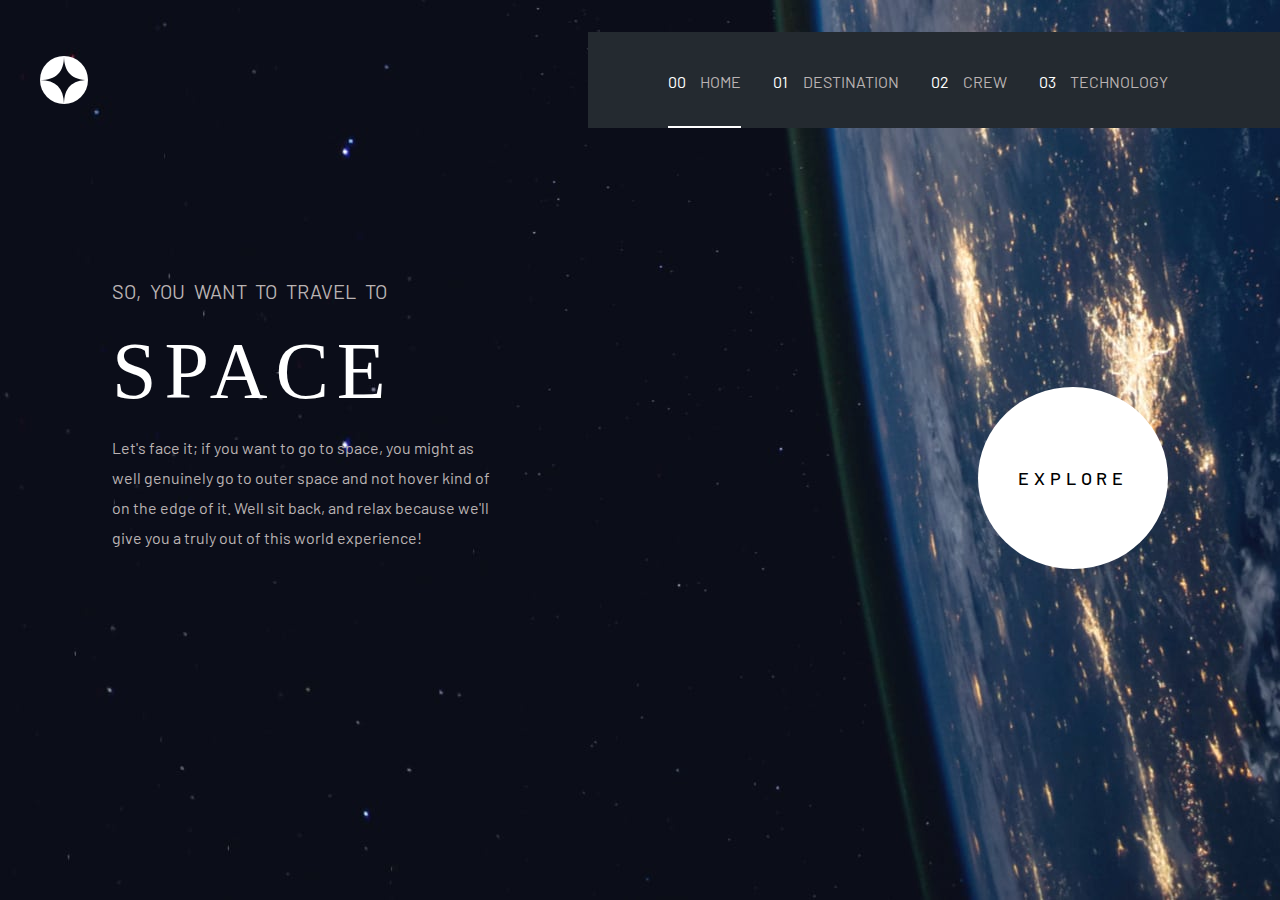
<file: index.html>
<!DOCTYPE html>
<html lang="en">
  <head>
    <meta charset="UTF-8">
    <meta name="viewport" content="width=device-width, initial-scale=1.0">
    <link rel="icon" type="image/png" sizes="32x32" href="./assets/favicon-32x32.png">  
    <title>Frontend Mentor | Space tourism website</title>
    <link rel="stylesheet" href="style.css">
  </head>
  <body class="home-body">
    <header>
      <nav>
        <img src="./assets/shared/logo.svg" alt="logo">
        <div class="menu-btn mobile">
          <img class="open" src="./assets/shared/icon-hamburger.svg" alt="open">
          <img class="close hide" src="./assets/shared/icon-close.svg" alt="close">
        </div>
        <ul class="desktop">
          <li class="home"><a href="./index.html"><span>00</span> Home</a></li>
          <li class="dest"><a href="./destination.html"><span>01</span> Destination</a></li>
          <li class="crew"><a href="./crew.html"><span>02</span> Crew</a></li>
          <li><a href="./technology.html"><span>03</span> Technology</a></li>
        </ul>
        <ul class="tablet">
          <li class="home"><a href="./index.html">Home</a></li>
          <li class="dest"><a href="./destination.html">Destination</a></li>
          <li class="crew"><a href="./crew.html">Crew</a></li>
          <li><a href="./technology.html">Technology</a></li>
        </ul>
      </nav>
    </header>
    <div class="hide mob">
      <div class="mobile-menu">
        <p><a href="./index.html">Home</a></p>
        <p><a href="./destination.html">Destination</a></p>
        <p><a href="./crew.html">Crew</a></p>
        <p><a href="./technology.html">Technology</a></p>
      </div>
    </div>
    <main>
      <div class="space-explore">
        <div class="space">
          <p class="travel grey">So, you want to travel to</p>
          <h1>Space</h1>
          <p class="grey">Let&apos;s face it; if you want to go to space, you might as well genuinely go to 
            outer space and not hover kind of on the edge of it. Well sit back, and relax 
            because we&apos;ll give you a truly out of this world experience!
          </p>
        </div>
        <div class="explore">
          Explore
        </div>
      </div>
    </main>

    <script src="data.json" type="text/javascript"></script>
    <script src="app.js"></script>
  </body>
</html>
</file>
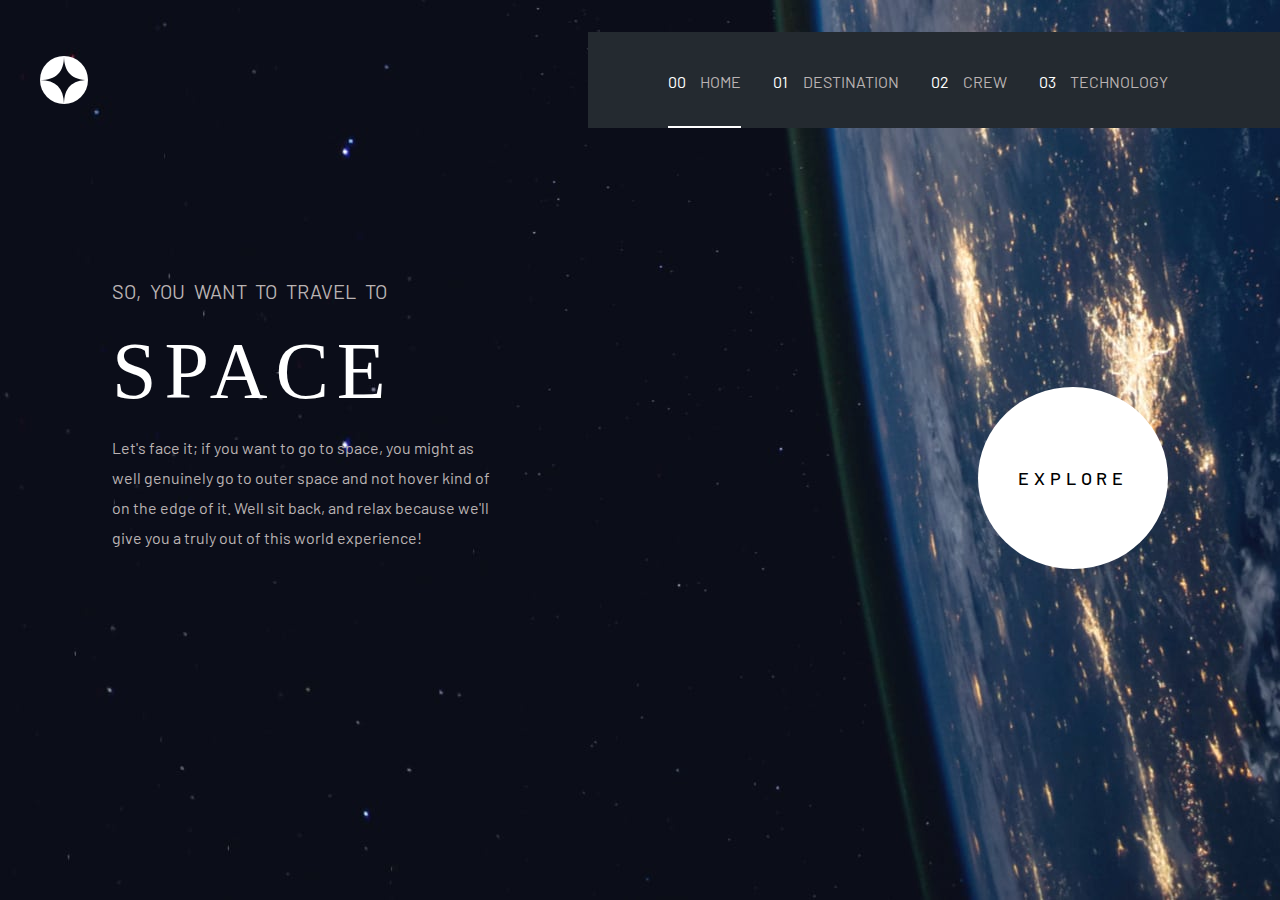
<file: starter-code/index.html>
<!DOCTYPE html>
<html lang="en">
  <head>
    <meta charset="UTF-8">
    <meta name="viewport" content="width=device-width, initial-scale=1.0">
    <link rel="icon" type="image/png" sizes="32x32" href="./assets/favicon-32x32.png">  
    <title>Frontend Mentor | Space tourism website</title>
    <link rel="stylesheet" href="style.css">
  </head>
  <body class="home-body">
    <header>
      <nav>
        <img src="./assets/shared/logo.svg" alt="logo">
        <div class="menu-btn mobile">
          <img class="open" src="./assets/shared/icon-hamburger.svg" alt="open">
          <img class="close hide" src="./assets/shared/icon-close.svg" alt="close">
        </div>
        <ul class="desktop">
          <li class="home"><a href="./index.html"><span>00</span> Home</a></li>
          <li class="dest"><a href="./destination.html"><span>01</span> Destination</a></li>
          <li class="crew"><a href="./crew.html"><span>02</span> Crew</a></li>
          <li><a href="./technology.html"><span>03</span> Technology</a></li>
        </ul>
        <ul class="tablet">
          <li class="home"><a href="./index.html">Home</a></li>
          <li class="dest"><a href="./destination.html">Destination</a></li>
          <li class="crew"><a href="./crew.html">Crew</a></li>
          <li><a href="./technology.html">Technology</a></li>
        </ul>
      </nav>
    </header>
    <div class="hide mob">
      <div class="mobile-menu">
        <p><a href="./index.html">Home</a></p>
        <p><a href="./destination.html">Destination</a></p>
        <p><a href="./crew.html">Crew</a></p>
        <p><a href="./technology.html">Technology</a></p>
      </div>
    </div>
    <main>
      <div class="space-explore">
        <div class="space">
          <p class="travel grey">So, you want to travel to</p>
          <h1>Space</h1>
          <p class="grey">Let&apos;s face it; if you want to go to space, you might as well genuinely go to 
            outer space and not hover kind of on the edge of it. Well sit back, and relax 
            because we&apos;ll give you a truly out of this world experience!
          </p>
        </div>
        <div class="explore">
          Explore
        </div>
      </div>
    </main>


    <script src="data.json" type="text/javascript"></script>
    <script src="app.js"></script>
  </body>
</html>
</file>
<file: style.css>
@import url('https://fonts.googleapis.com/css2?family=Barlow:wght@400;700&family=Lustria&display=swap');

body{
    font-family: 'Barlow', sans-serif;
    font-weight: 400;
    color: white;
    margin: 0;
}

.home-body{
    background-image: url("./assets/home/background-home-desktop.jpg");
    background-repeat: no-repeat;
    background-size: auto;
}
.dest-body{
    background-image: url("./assets/destination/background-destination-desktop.jpg");
    background-repeat: no-repeat;
    background-size: auto;
}
.crew-body{
    background-image: url("./assets/crew/background-crew-desktop.jpg");
    background-repeat: no-repeat;
    background-size: cover;
}
.tech-body{
    background-image: url("./assets/technology/background-technology-desktop.jpg");
    background-repeat: no-repeat;
    background-size: cover;
}

.hide{
    display: none;
}
.show{
    display: block;
}
.underline{
    padding-bottom: .5rem;
    border-bottom: 2px solid white;
}
.home, .destination, .crew-anch, .technology{
    padding-bottom: 2.2rem;
    border-bottom: 2px solid white; 
}
.serial-num-props{
    background-color: white;
    color: black;
    font-weight: 600;
}

.mobile{
    display: none;
}
.menu-btn{
    cursor: pointer;
}
.mobile-menu{
    text-align: center;
    background-color: rgb(20, 16, 24);
    padding: 2rem;
    border-radius: 7px;
    position: relative;
    top: 2rem;
}
.mobile-menu p a{
    text-transform: uppercase;
    text-decoration: none;
    color: white;
    font-weight: 500;
}
.mobile-menu p:hover{
    font-weight: 700;
    text-decoration: underline;
}

a, .titles, .num{
    transition: all 0.4s;
}

a:hover, .titles:hover{
    color: white;
    font-weight: 600;
}
.num:hover{
    background-color: whitesmoke;
    color: black;
    font-weight: 600;
}

.tablet{
    display: none;
}

.grey{
    color: rgb(186, 179, 179);
}

header{
    margin: 1rem auto 2.5rem 2.5rem;
}

nav{
    display: flex;
    justify-content: space-between;
    align-items: center;
}

ul{
    list-style-type: none;
    display: flex;
    text-transform: uppercase;
    background-color: rgb(36, 42, 48);
    padding: 2.5rem 7rem 0 5rem;
}

ul li{
    word-spacing: .7rem;
}

.dest{
    margin: 0 2rem;
}
.crew{
    margin-right: 2rem;
}

nav a{
    text-decoration: none;
    color: rgb(186, 179, 179);
    text-transform: uppercase;
}

nav a span{
    color: white;
}

.home-body main{
    margin-top: 7rem;
}
main{
    margin: 3rem 7rem;
}

.space-explore{
    display: flex;
    justify-content: space-between;
    align-items: flex-end;
}

.space{
    width: 390px;
}

h1{
    font-family: serif;
    font-size: 80px;
    margin: 1rem auto;
    text-transform: uppercase;
    font-weight: 400;
    letter-spacing: .5rem;
}

p{
    line-height: 30px;
}

.travel{
    text-transform: uppercase;
    font-size: 20px;
    word-spacing: .3rem;
}

.explore{
    text-transform: uppercase;
    background-color: white;
    color: black;
    padding: 5rem 2.5rem;
    border-radius: 50%;
    letter-spacing: .3rem;
    font-size: 18px;
    font-weight: 500;
}

.dest-content{
    margin: auto 3rem;
}
.dest-content, .crew-content, .tech-content{
    display: flex;
    justify-content: space-between;
    align-items: center;
}
.head{
    text-transform: uppercase;
    word-spacing: .5rem;
    letter-spacing: .3rem;
    font-size: 20px;
}
.head span{
    margin-right: 1rem;
    color: rgb(115, 110, 110);
}
.tech-body .head{
    margin-left: 1rem;
}
.p-titles{
    word-spacing: 2rem;
    text-transform: uppercase;
}
.titles{
    cursor: pointer;
}
.title{
    text-transform: uppercase;
    font-size: 60px;
    font-weight: 400;
    letter-spacing: .4rem;
    margin: 1rem auto;
}
.title-img img{
    width: 100%;
}
.dis-tra{
    font-size: 12px;
}
.avg-value, .est-time-value{
    font-size: 20px;
    word-spacing: .5rem;
}
.avg-value, .est-time-value, .role, .name{
    text-transform: uppercase;
}
.avg-est{
    display: flex;
    justify-content: space-between;
    margin-right: 4rem;
}
.title-img{
    width: 30%;
}
.dest-content-texts{
    width: 45%;
}
hr{
    margin: 2rem auto;
}
.crew-content{
    margin-top: 3rem;
}
.role{
    font-size: 20px;
}
.name{
    font-size: 32px;
    font-weight: 400;
    letter-spacing: .4rem;
    word-spacing: .5rem;
}
.bio{
    padding-right: 15.8rem;
}
.crew-btn{
    word-spacing: 1rem;
    margin: 2rem auto;
}
.crew-tit-img{
    width: 100%;
}
.crew-title-img{
    width: 100%;
}
.cre{
    cursor: pointer;
}
.num{
    border: 1px solid white;
    padding: .5rem 1.1rem;
    border-radius: 50%;
    font-size: 20px;
    cursor: pointer;
    margin: 1rem;
}
.two{
    margin-top: 2rem;
    margin-bottom: 2rem;
}
.tech-tit-img{
    width: 100%;
}
.term{
    text-transform: uppercase;
    font-size: 18px;
    margin-top: 5rem;
}
.tech-title{
    font-weight: 400;
    text-transform: uppercase;
    font-size: 35px;
    word-spacing: .7rem;
    letter-spacing: .5rem;
    margin: -.5rem auto 0 auto;
}
.tech-content-texts{
    width: 60%;
    padding: 0 4rem;
}
.tech-body main{
    margin-right: 0;
}
.tech-about{
    padding-right: 10rem;
}

input[type='radio']:after {
    width: 10px;
    height: 10px;
    border-radius: 10px;
    top: -2px;
    left: -1px;
    position: relative;
    background-color: #9ca09c;
    content: '';
    display: inline-block;
    visibility: visible;
    border: 2px solid #9ca09c;
}

input[type='radio']:checked:after {
    width: 10px;
    height: 10px;
    border-radius: 10px;
    top: -2px;
    left: -1px;
    position: relative;
    background-color: white;
    content: '';
    display: inline-block;
    visibility: visible;
    border: 2px solid white;
}


@media screen and (max-width: 800px){
    .home-body{
        background-image: url("./assets/home/background-home-tablet.jpg");
        background-repeat: no-repeat;
        background-size: cover;
    }
    .dest-body{
        background-image: url("./assets/destination/background-destination-tablet.jpg");
        background-repeat: no-repeat;
        background-size: cover;
    }
    .crew-body{
        background-image: url("./assets/crew/background-crew-tablet.jpg");
        background-repeat: no-repeat;
        background-size: cover;
    }
    .tech-body{
        background-image: url("./assets/technology/background-technology-tablet.jpg");
        background-repeat: no-repeat;
        background-size: cover;
    }
    .desktop{
        display: none;
    }
    .tablet{
        display: flex;
    }
    header{
        margin: -1rem 0 0 3rem;
    }
    .home-body main{
        margin-top: 5rem;
    }
    main{
        margin: 3rem 5rem;
    }
    .space{
        width: 440px;
    }
    h1{
        font-size: 120px;
    }
    ul{
        padding: 2.5rem 5rem 0 3rem;
    }
    ul li{
        word-spacing: .5rem;
    }
    .head{
        margin-bottom: 2rem;
    }
    .dest{
        margin: 0 1rem;
    }
    .crew{
        margin-right: 1rem;
    }
    .space-explore{
        flex-direction: column;
        align-items: center;
        text-align: center;
    }
    .explore{
        margin: 7rem auto auto auto;
        font-size: 25px;
        padding: 7rem 4rem;
    }
    .dest-body main, .crew-body main, .tech-body main{
        text-align: center;
    }
    .dest-content{
        flex-direction: column;
        margin: 2rem;
    }
    .crew-content, .tech-content{
        flex-direction: column;
    }
    .title-img{
        width: 50%;
        margin: 4.5rem auto;
    }
    .dest-content-texts{
        width: auto;
    }
    .avg-est{
        margin: auto 4rem;
    }
    .crew-tit-img{
        width: 70%;
    }
    .crew-title-img{
        width: auto;
    }
    .bio{
        padding: 0 2rem;
    }
    .crew-btn{
        margin: 2rem auto 4rem auto;
    }
    .serial-list{
        display: flex;
        justify-content: space-between;
    }
    .two{
        margin: auto 1.5rem;
    }
    .tech-tit-img{
        margin-top: 4rem;
    }
    .term{
        margin: auto;
    }
    .tech-content-texts{
        width: auto;
        padding: 0 2rem;
    }
    .tech-body main{
        margin-right: 5rem;
    }
    .tech-about{
        padding-right: 0;
    }
    .tech-title{
        margin: 2rem auto;
    }
    .tech-body .head{
        margin-left: 0;
    }
}

@media screen and (max-width: 560px){
    body{
        padding: 1.5rem 2rem;
    }
    .home-body{
        background-image: url("./assets/home/background-home-tablet.jpg");
        background-repeat: no-repeat;
        background-size: cover;
    }
    .dest-body{
        background-image: url("./assets/destination/background-destination-tablet.jpg");
        background-repeat: no-repeat;
        background-size: cover;
    }
    .crew-body{
        background-image: url("./assets/crew/background-crew-tablet.jpg");
        background-repeat: no-repeat;
        background-size: cover;
    }
    .tech-body{
        background-image: url("./assets/technology/background-technology-tablet.jpg");
        background-repeat: no-repeat;
        background-size: cover;
    }
    .desktop{
        display: none;
    }
    .tablet{
        display: none;
    }
    header{
        margin: 0;
    }
    .mobile{
        display: block;
    }
    .home-body main{
        margin-top: 0;
    }
    .dest-body main, .crew-body main, .tech-body main{
        margin-top: 4rem;
    }
    main{
        margin: auto;
    }
    h1{
        font-size: 80px;
    }
    .space{
        margin-top: 1rem;
        width: auto;
    }
    .explore{
        margin: 3rem auto;
        padding: 5rem 2.5rem;
        font-size: 20px;
    }
    .title{
        font-size: 45px;
    }
    .title-img{
        width: 70%;
        margin: 2rem auto .8rem auto;
    }
    .dest-content, .tech-content{
        margin: 2rem auto;
    }
    .dest-content-texts{
        margin-top: 1rem;
    }
    .avg-est{
        margin: auto;
    }
    .head{
        word-spacing: .3rem;
        letter-spacing: .1rem;
    }
    .head span{
        margin-right: 0;
    }
    .crew-tit-img{
        width: 100%;
    }
    .crew-title-img{
        width: auto;
    }
    .bio{
        padding: 0;
    }
    .tech-title{
        font-size: 30px;
    }
    .tech-body main{
        margin-right: auto;
    }
    .tech-content-texts{
        padding: 0;
    }
}

@media screen and (max-width: 375px){
    .home-body{
        background-image: url("./assets/home/background-home-mobile.jpg");
        background-repeat: no-repeat;
        background-size: cover;
    }
    .dest-body{
        background-image: url("./assets/destination/background-destination-mobile.jpg");
        background-repeat: no-repeat;
        background-size: cover;
    }
    .crew-body{
        background-image: url("./assets/crew/background-crew-mobile.jpg");
        background-repeat: no-repeat;
        background-size: cover;
    }
    .tech-body{
        background-image: url("./assets/technology/background-technology-mobile.jpg");
        background-repeat: no-repeat;
        background-size: cover;
    }
}
</file>
<file: starter-code/style.css>
@import url('https://fonts.googleapis.com/css2?family=Barlow:wght@400;700&family=Lustria&display=swap');

body{
    font-family: 'Barlow', sans-serif;
    font-weight: 400;
    color: white;
    margin: 0;
}

.home-body{
    background-image: url("./assets/home/background-home-desktop.jpg");
    background-repeat: no-repeat;
    background-size: auto;
}
.dest-body{
    background-image: url("./assets/destination/background-destination-desktop.jpg");
    background-repeat: no-repeat;
    background-size: auto;
}
.crew-body{
    background-image: url("./assets/crew/background-crew-desktop.jpg");
    background-repeat: no-repeat;
    background-size: cover;
}
.tech-body{
    background-image: url("./assets/technology/background-technology-desktop.jpg");
    background-repeat: no-repeat;
    background-size: cover;
}

.hide{
    display: none;
}
.show{
    display: block;
}
.underline{
    padding-bottom: .5rem;
    border-bottom: 2px solid white;
}
.home, .destination, .crew-anch, .technology{
    padding-bottom: 2.2rem;
    border-bottom: 2px solid white; 
}
.serial-num-props{
    background-color: white;
    color: black;
    font-weight: 600;
}

.mobile{
    display: none;
}
.menu-btn{
    cursor: pointer;
}
.mobile-menu{
    text-align: center;
    background-color: rgb(20, 16, 24);
    padding: 2rem;
    border-radius: 7px;
    position: relative;
    top: 2rem;
}
.mobile-menu p a{
    text-transform: uppercase;
    text-decoration: none;
    color: white;
    font-weight: 500;
}
.mobile-menu p:hover{
    font-weight: 700;
    text-decoration: underline;
}

a, .titles, .num{
    transition: all 0.4s;
}

a:hover, .titles:hover{
    color: white;
    font-weight: 600;
}
.num:hover{
    background-color: whitesmoke;
    color: black;
    font-weight: 600;
}

.tablet{
    display: none;
}

.grey{
    color: rgb(186, 179, 179);
}

header{
    margin: 1rem auto 2.5rem 2.5rem;
}

nav{
    display: flex;
    justify-content: space-between;
    align-items: center;
}

ul{
    list-style-type: none;
    display: flex;
    text-transform: uppercase;
    background-color: rgb(36, 42, 48);
    padding: 2.5rem 7rem 0 5rem;
}

ul li{
    word-spacing: .7rem;
}

.dest{
    margin: 0 2rem;
}
.crew{
    margin-right: 2rem;
}

nav a{
    text-decoration: none;
    color: rgb(186, 179, 179);
    text-transform: uppercase;
}

nav a span{
    color: white;
}

.home-body main{
    margin-top: 7rem;
}
main{
    margin: 3rem 7rem;
}

.space-explore{
    display: flex;
    justify-content: space-between;
    align-items: flex-end;
}

.space{
    width: 390px;
}

h1{
    font-family: serif;
    font-size: 80px;
    margin: 1rem auto;
    text-transform: uppercase;
    font-weight: 400;
    letter-spacing: .5rem;
}

p{
    line-height: 30px;
}

.travel{
    text-transform: uppercase;
    font-size: 20px;
    word-spacing: .3rem;
}

.explore{
    text-transform: uppercase;
    background-color: white;
    color: black;
    padding: 5rem 2.5rem;
    border-radius: 50%;
    letter-spacing: .3rem;
    font-size: 18px;
    font-weight: 500;
}

.dest-content{
    margin: auto 3rem;
}
.dest-content, .crew-content, .tech-content{
    display: flex;
    justify-content: space-between;
    align-items: center;
}
.head{
    text-transform: uppercase;
    word-spacing: .5rem;
    letter-spacing: .3rem;
    font-size: 20px;
}
.head span{
    margin-right: 1rem;
    color: rgb(115, 110, 110);
}
.tech-body .head{
    margin-left: 1rem;
}
.p-titles{
    word-spacing: 2rem;
    text-transform: uppercase;
}
.titles{
    cursor: pointer;
}
.title{
    text-transform: uppercase;
    font-size: 60px;
    font-weight: 400;
    letter-spacing: .4rem;
    margin: 1rem auto;
}
.title-img img{
    width: 100%;
}
.dis-tra{
    font-size: 12px;
}
.avg-value, .est-time-value{
    font-size: 20px;
    word-spacing: .5rem;
}
.avg-value, .est-time-value, .role, .name{
    text-transform: uppercase;
}
.avg-est{
    display: flex;
    justify-content: space-between;
    margin-right: 4rem;
}
.title-img{
    width: 30%;
}
.dest-content-texts{
    width: 45%;
}
hr{
    margin: 2rem auto;
}
.crew-content{
    margin-top: 3rem;
}
.role{
    font-size: 20px;
}
.name{
    font-size: 32px;
    font-weight: 400;
    letter-spacing: .4rem;
    word-spacing: .5rem;
}
.bio{
    padding-right: 15.8rem;
}
.crew-btn{
    word-spacing: 1rem;
    margin: 2rem auto;
}
.crew-tit-img{
    width: 100%;
}
.crew-title-img{
    width: 100%;
}
.cre{
    cursor: pointer;
}
.num{
    border: 1px solid white;
    padding: .5rem 1.1rem;
    border-radius: 50%;
    font-size: 20px;
    cursor: pointer;
    margin: 1rem;
}
.two{
    margin-top: 2rem;
    margin-bottom: 2rem;
}
.tech-tit-img{
    width: 100%;
}
.term{
    text-transform: uppercase;
    font-size: 18px;
    margin-top: 5rem;
}
.tech-title{
    font-weight: 400;
    text-transform: uppercase;
    font-size: 35px;
    word-spacing: .7rem;
    letter-spacing: .5rem;
    margin: -.5rem auto 0 auto;
}
.tech-content-texts{
    width: 60%;
    padding: 0 4rem;
}
.tech-body main{
    margin-right: 0;
}
.tech-about{
    padding-right: 10rem;
}

input[type='radio']:after {
    width: 10px;
    height: 10px;
    border-radius: 10px;
    top: -2px;
    left: -1px;
    position: relative;
    background-color: #9ca09c;
    content: '';
    display: inline-block;
    visibility: visible;
    border: 2px solid #9ca09c;
}

input[type='radio']:checked:after {
    width: 10px;
    height: 10px;
    border-radius: 10px;
    top: -2px;
    left: -1px;
    position: relative;
    background-color: white;
    content: '';
    display: inline-block;
    visibility: visible;
    border: 2px solid white;
}


@media screen and (max-width: 800px){
    .home-body{
        background-image: url("./assets/home/background-home-tablet.jpg");
        background-repeat: no-repeat;
        background-size: cover;
    }
    .dest-body{
        background-image: url("./assets/destination/background-destination-tablet.jpg");
        background-repeat: no-repeat;
        background-size: cover;
    }
    .crew-body{
        background-image: url("./assets/crew/background-crew-tablet.jpg");
        background-repeat: no-repeat;
        background-size: cover;
    }
    .tech-body{
        background-image: url("./assets/technology/background-technology-tablet.jpg");
        background-repeat: no-repeat;
        background-size: cover;
    }
    .desktop{
        display: none;
    }
    .tablet{
        display: flex;
    }
    header{
        margin: -1rem 0 0 3rem;
    }
    .home-body main{
        margin-top: 5rem;
    }
    main{
        margin: 3rem 5rem;
    }
    .space{
        width: 440px;
    }
    h1{
        font-size: 120px;
    }
    ul{
        padding: 2.5rem 5rem 0 3rem;
    }
    ul li{
        word-spacing: .5rem;
    }
    .head{
        margin-bottom: 2rem;
    }
    .dest{
        margin: 0 1rem;
    }
    .crew{
        margin-right: 1rem;
    }
    .space-explore{
        flex-direction: column;
        align-items: center;
        text-align: center;
    }
    .explore{
        margin: 7rem auto auto auto;
        font-size: 25px;
        padding: 7rem 4rem;
    }
    .dest-body main, .crew-body main, .tech-body main{
        text-align: center;
    }
    .dest-content{
        flex-direction: column;
        margin: 2rem;
    }
    .crew-content, .tech-content{
        flex-direction: column;
    }
    .title-img{
        width: 50%;
        margin: 4.5rem auto;
    }
    .dest-content-texts{
        width: auto;
    }
    .avg-est{
        margin: auto 4rem;
    }
    .crew-tit-img{
        width: 70%;
    }
    .crew-title-img{
        width: auto;
    }
    .bio{
        padding: 0 2rem;
    }
    .crew-btn{
        margin: 2rem auto 4rem auto;
    }
    .serial-list{
        display: flex;
        justify-content: space-between;
    }
    .two{
        margin: auto 1.5rem;
    }
    .tech-tit-img{
        margin-top: 4rem;
    }
    .term{
        margin: auto;
    }
    .tech-content-texts{
        width: auto;
        padding: 0 2rem;
    }
    .tech-body main{
        margin-right: 5rem;
    }
    .tech-about{
        padding-right: 0;
    }
    .tech-title{
        margin: 2rem auto;
    }
    .tech-body .head{
        margin-left: 0;
    }
}

@media screen and (max-width: 560px){
    body{
        padding: 1.5rem 2rem;
    }
    .home-body{
        background-image: url("./assets/home/background-home-tablet.jpg");
        background-repeat: no-repeat;
        background-size: cover;
    }
    .dest-body{
        background-image: url("./assets/destination/background-destination-tablet.jpg");
        background-repeat: no-repeat;
        background-size: cover;
    }
    .crew-body{
        background-image: url("./assets/crew/background-crew-tablet.jpg");
        background-repeat: no-repeat;
        background-size: cover;
    }
    .tech-body{
        background-image: url("./assets/technology/background-technology-tablet.jpg");
        background-repeat: no-repeat;
        background-size: cover;
    }
    .desktop{
        display: none;
    }
    .tablet{
        display: none;
    }
    header{
        margin: 0;
    }
    .mobile{
        display: block;
    }
    .home-body main{
        margin-top: 0;
    }
    .dest-body main, .crew-body main, .tech-body main{
        margin-top: 4rem;
    }
    main{
        margin: auto;
    }
    h1{
        font-size: 80px;
    }
    .space{
        margin-top: 1rem;
        width: auto;
    }
    .explore{
        margin: 3rem auto;
        padding: 5rem 2.5rem;
        font-size: 20px;
    }
    .title{
        font-size: 45px;
    }
    .title-img{
        width: 70%;
        margin: 2rem auto .8rem auto;
    }
    .dest-content, .tech-content{
        margin: 2rem auto;
    }
    .dest-content-texts{
        margin-top: 1rem;
    }
    .avg-est{
        margin: auto;
    }
    .head{
        word-spacing: .3rem;
        letter-spacing: .1rem;
    }
    .head span{
        margin-right: 0;
    }
    .crew-tit-img{
        width: 100%;
    }
    .crew-title-img{
        width: auto;
    }
    .bio{
        padding: 0;
    }
    .tech-title{
        font-size: 30px;
    }
    .tech-body main{
        margin-right: auto;
    }
    .tech-content-texts{
        padding: 0;
    }
}

@media screen and (max-width: 375px){
    .home-body{
        background-image: url("./assets/home/background-home-mobile.jpg");
        background-repeat: no-repeat;
        background-size: cover;
    }
    .dest-body{
        background-image: url("./assets/destination/background-destination-mobile.jpg");
        background-repeat: no-repeat;
        background-size: cover;
    }
    .crew-body{
        background-image: url("./assets/crew/background-crew-mobile.jpg");
        background-repeat: no-repeat;
        background-size: cover;
    }
    .tech-body{
        background-image: url("./assets/technology/background-technology-mobile.jpg");
        background-repeat: no-repeat;
        background-size: cover;
    }
}
</file>
